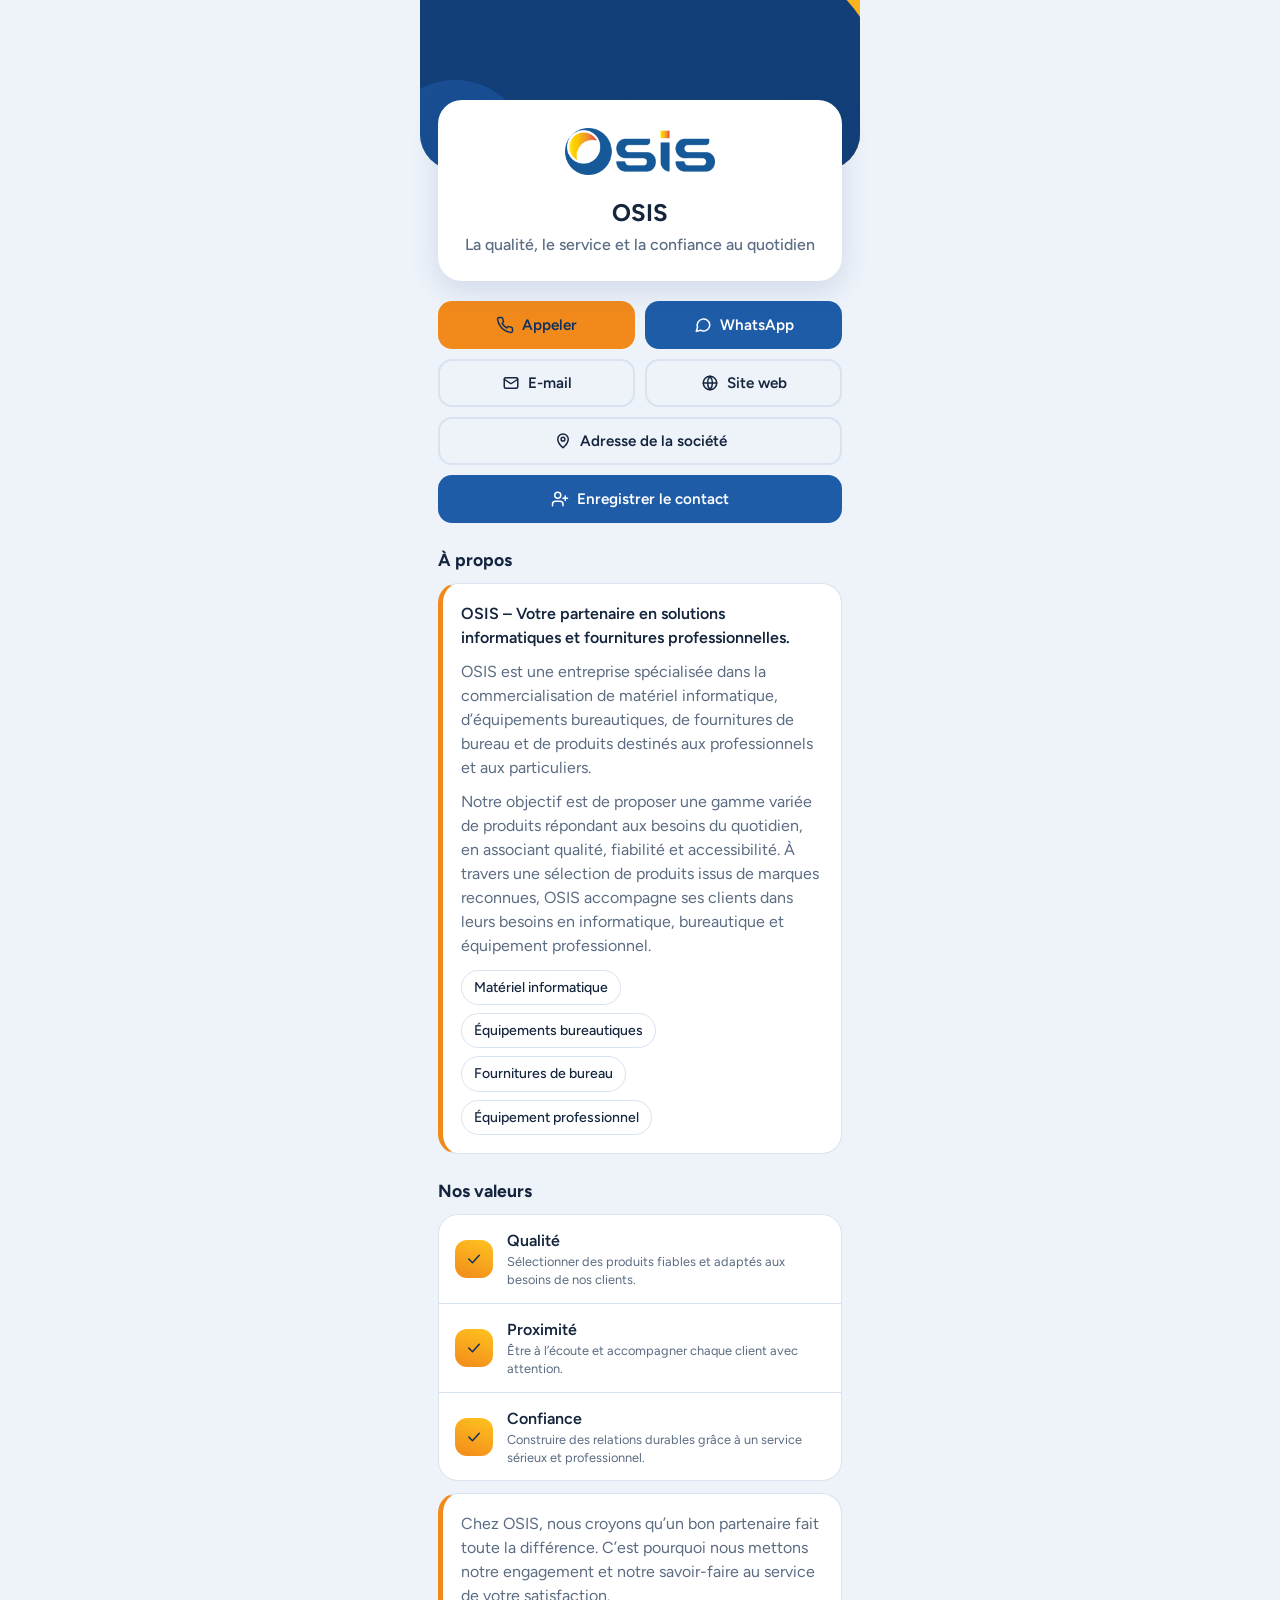
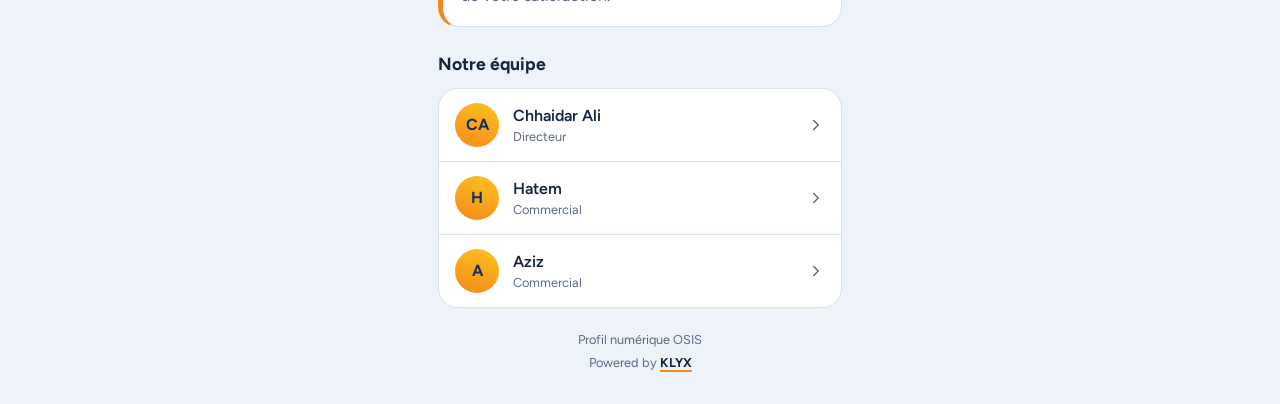
<file: index.html>
<!DOCTYPE html>
<html lang="fr">
<head>
<meta charset="utf-8">
<meta name="viewport" content="width=device-width, initial-scale=1, viewport-fit=cover">
<title>OSIS – Profil digital</title>
<link href="https://fonts.googleapis.com/css2?family=Figtree:wght@400;500;600;700&display=swap" rel="stylesheet">
<style>
:root{--blue:#1F5CA8;--blue-deep:#123F78;--orange:#F28A1B;--yellow:#FFC31F;--bg:#EEF3FA;--surface:#fff;--text:#14253D;--muted:#5A6B82;--line:#D8E2F0;--on-orange:#10305E;box-sizing:border-box;padding-top:env(safe-area-inset-top,0px);padding-bottom:env(safe-area-inset-bottom,0px)}
@media (prefers-color-scheme:dark){:root:not([data-theme="light"]){--bg:#0C1A2E;--surface:#13263F;--text:#EAF1FB;--muted:#9FB2CC;--line:#243B5A;--blue:#4A8BE0}}
:root[data-theme="dark"]{--bg:#0C1A2E;--surface:#13263F;--text:#EAF1FB;--muted:#9FB2CC;--line:#243B5A;--blue:#4A8BE0}
*{box-sizing:border-box}
html{scroll-padding-top:env(safe-area-inset-top,0px)}
body{margin:0;background:var(--bg);color:var(--text);font-family:'Figtree',system-ui,-apple-system,'Segoe UI',sans-serif;line-height:1.5;min-height:100vh}
.wrap{max-width:440px;margin:0 auto;padding-bottom:32px}
.hero{position:relative;height:170px;background:var(--blue-deep);overflow:hidden;border-radius:0 0 36px 36px}
.hero::before{content:"";position:absolute;right:-50px;top:-70px;width:260px;height:260px;border-radius:50%;background:linear-gradient(200deg,var(--yellow),var(--orange))}
.hero::after{content:"";position:absolute;right:-20px;top:-40px;width:250px;height:250px;border-radius:50%;background:var(--blue-deep)}
.hero i{position:absolute;left:-40px;bottom:-60px;width:150px;height:150px;border-radius:50%;background:var(--blue);opacity:.55}
.back{position:absolute;z-index:2;left:14px;top:14px;display:flex;align-items:center;gap:6px;color:#fff;text-decoration:none;font-weight:600;font-size:.9rem;padding:8px 12px;border-radius:99px;background:rgba(255,255,255,.14)}
.card{position:relative;margin:-70px 18px 0;background:var(--surface);border-radius:24px;padding:22px 20px 24px;box-shadow:0 10px 30px rgba(18,63,120,.14);text-align:center}
.logo{display:block;margin:0 auto 14px;width:170px;max-width:60%;height:auto;background:#fff;border-radius:12px;padding:6px 10px}
.avatar{width:92px;height:92px;margin:-68px auto 12px;border-radius:50%;display:grid;place-items:center;font-size:1.9rem;font-weight:700;color:var(--on-orange);background:linear-gradient(200deg,var(--yellow),var(--orange));border:5px solid var(--surface)}
h1{margin:0;font-size:1.5rem;font-weight:700;letter-spacing:-.01em}
.role{margin:2px 0 0;color:var(--muted);font-weight:500}
.tag{display:inline-block;margin-top:10px;padding:4px 12px;border-radius:99px;background:rgba(242,138,27,.16);font-size:.85rem;font-weight:600;border:1px solid var(--orange);color:var(--text);text-decoration:none}
.chip{display:inline-flex;align-items:center;gap:8px;margin-top:12px;text-decoration:none;color:var(--text)}
.chip img{height:26px;background:#fff;border-radius:8px;padding:3px 6px}
.chip span{font-size:.85rem;color:var(--muted)}
.actions{display:grid;grid-template-columns:1fr 1fr;gap:10px;margin:20px 18px 0}
.btn{display:flex;align-items:center;justify-content:center;gap:8px;min-height:48px;border-radius:14px;font:600 .95rem 'Figtree',system-ui,sans-serif;text-decoration:none;border:2px solid transparent;cursor:pointer}
.btn svg,.ic svg{width:18px;height:18px;flex:none}
.main{background:var(--orange);color:var(--on-orange)}
.alt{background:var(--blue);color:#fff}
.line{background:transparent;color:var(--text);border-color:var(--line)}
.btn:focus-visible,.row:focus-visible,.back:focus-visible,.tag:focus-visible,.chip:focus-visible{outline:3px solid var(--yellow);outline-offset:2px}
.wide{grid-column:1/-1}
.list{margin:20px 18px 0;background:var(--surface);border-radius:20px;overflow:hidden;border:1px solid var(--line)}
.row{display:flex;gap:14px;align-items:center;padding:14px 16px;color:var(--text);text-decoration:none}
.row+.row{border-top:1px solid var(--line)}
.ic{flex:none;width:38px;height:38px;border-radius:12px;display:grid;place-items:center;background:linear-gradient(200deg,var(--yellow),var(--orange));color:var(--on-orange)}
.row small{display:block;color:var(--muted);font-size:.8rem}
.row b{font-weight:600;word-break:break-word}
.row .grow{flex:1;min-width:0}
.row .chev{color:var(--muted);width:18px;height:18px}
.sec{margin:24px 18px 0}
.sec h2{margin:0 0 10px;font-size:1.1rem}
.about{padding:18px;border-radius:20px;border:1px solid var(--line);border-left:5px solid var(--orange);background:var(--surface)}
.about p{margin:0;color:var(--muted);max-width:60ch}
.about p+p{margin-top:10px}
.about .lead{color:var(--text);font-weight:600}
.row small{line-height:1.4}
.svc{display:flex;flex-wrap:wrap;gap:8px;margin-top:12px}
.svc span{padding:6px 12px;border-radius:99px;background:var(--surface);border:1px solid var(--line);font-size:.88rem;font-weight:500}
.mini{width:44px;height:44px;border-radius:50%;flex:none;display:grid;place-items:center;font-weight:700;color:var(--on-orange);background:linear-gradient(200deg,var(--yellow),var(--orange))}
.foot{margin:22px 18px 0;text-align:center;color:var(--muted);font-size:.8rem}
.foot+.foot{margin-top:4px}
.foot a{color:var(--text);font-weight:700;text-decoration:none;border-bottom:2px solid var(--orange)}
.foot a:focus-visible{outline:3px solid var(--yellow);outline-offset:2px}
@media (prefers-reduced-motion:no-preference){.card{animation:up .5s ease both}@keyframes up{from{opacity:0;transform:translateY(12px)}to{opacity:1;transform:none}}}
</style>
</head>
<body>
<main class="wrap" id="app"></main>
<script>
const LOGO="[data-uri]";
const CO={name:"OSIS",slogan:"La qualité, le service et la confiance au quotidien",phone:"+216 94 222 124",wa:"21694222124",email:"contact@osis.tn",site:"osis.tn",address:"Imm Diar El Hana, Ariana, Jardin d’El Menzah 1, 2094 Tunisie",
map:"https://www.google.com/maps/search/Imm+Diar+El+Hana+Ariana+Jardin+d'El+Menzah+1+2094+Tunisie/@36.8349381,10.1650994,1524m/data=!3m1!1e3?entry=ttu&g_ep=EgoyMDI2MTEwMy4wIKXMDSoASAFQAw%3D%3D",
lead:"OSIS – Votre partenaire en solutions informatiques et fournitures professionnelles.",
about:["OSIS est une entreprise spécialisée dans la commercialisation de matériel informatique, d’équipements bureautiques, de fournitures de bureau et de produits destinés aux professionnels et aux particuliers.","Notre objectif est de proposer une gamme variée de produits répondant aux besoins du quotidien, en associant qualité, fiabilité et accessibilité. À travers une sélection de produits issus de marques reconnues, OSIS accompagne ses clients dans leurs besoins en informatique, bureautique et équipement professionnel."],
services:["Matériel informatique","Équipements bureautiques","Fournitures de bureau","Équipement professionnel"],
values:[["Qualité","Sélectionner des produits fiables et adaptés aux besoins de nos clients."],["Proximité","Être à l’écoute et accompagner chaque client avec attention."],["Confiance","Construire des relations durables grâce à un service sérieux et professionnel."]],
closing:"Chez OSIS, nous croyons qu’un bon partenaire fait toute la différence. C’est pourquoi nous mettons notre engagement et notre savoir-faire au service de votre satisfaction."};
const TEAM=[
{id:"chhaidar-ali",name:"Chhaidar Ali",ini:"CA",role:"Directeur",phone:"+216 94 222 124",wa:"21694222124",email:"alichhaidar9@gmail.com"},
{id:"hatem",name:"Hatem",ini:"H",role:"Commercial",phone:CO.phone,wa:CO.wa,email:CO.email},
{id:"aziz",name:"Aziz",ini:"A",role:"Commercial",phone:CO.phone,wa:CO.wa,email:CO.email}
];
const P={
phone:'<path d="M22 16.9v3a2 2 0 0 1-2.2 2 19.8 19.8 0 0 1-8.6-3.1 19.5 19.5 0 0 1-6-6A19.8 19.8 0 0 1 2.1 4.2 2 2 0 0 1 4.1 2h3a2 2 0 0 1 2 1.7c.1 1 .4 1.9.7 2.8a2 2 0 0 1-.5 2.1L8.1 9.9a16 16 0 0 0 6 6l1.3-1.3a2 2 0 0 1 2.1-.4c.9.3 1.8.6 2.8.7a2 2 0 0 1 1.7 2z"/>',
wa:'<path d="M21 11.5a8.4 8.4 0 0 1-12.4 7.4L3 20.5l1.7-5.4A8.4 8.4 0 1 1 21 11.5z"/>',
mail:'<rect x="3" y="5" width="18" height="14" rx="2"/><path d="m3 7 9 6 9-6"/>',
globe:'<circle cx="12" cy="12" r="9"/><path d="M3 12h18M12 3a14 14 0 0 1 0 18M12 3a14 14 0 0 0 0 18"/>',
pin:'<path d="M12 21s7-6.2 7-11.5A7 7 0 0 0 5 9.5C5 14.8 12 21 12 21z"/><circle cx="12" cy="9.5" r="2.5"/>',
share:'<circle cx="18" cy="5" r="3"/><circle cx="6" cy="12" r="3"/><circle cx="18" cy="19" r="3"/><path d="m8.6 13.5 6.8 4M15.4 6.5l-6.8 4"/>',
back:'<path d="m15 18-6-6 6-6"/>',
next:'<path d="m9 18 6-6-6-6"/>',
check:'<path d="m5 12 5 5 9-10"/>',
save:'<path d="M16 21v-2a4 4 0 0 0-4-4H6a4 4 0 0 0-4 4v2"/><circle cx="9" cy="7" r="4"/><path d="M19 8v6M22 11h-6"/>'};
const ic=(n,c)=>`<svg ${c?`class="${c}" `:''}viewBox="0 0 24 24" fill="none" stroke="currentColor" stroke-width="2" stroke-linecap="round" stroke-linejoin="round" aria-hidden="true">${P[n]}</svg>`;
const POWERED=`<p class="foot">Powered by <a href="https://klyxtn.com/" target="_blank" rel="noopener">KLYX</a></p>`;
const tel=s=>s.replace(/[^\d+]/g,"");
const row=(i,l,v,h)=>`<a class="row" href="${h}"><span class="ic">${ic(i)}</span><span class="grow"><small>${l}</small><b>${v}</b></span></a>`;

function home(){
  const team=TEAM.map(m=>`<a class="row" href="#${m.id}"><span class="mini">${m.ini}</span><span class="grow"><b>${m.name}</b><small>${m.role}</small></span>${ic('next','chev')}</a>`).join("");
  return `<div class="hero" aria-hidden="true"><i></i></div>
  <section class="card"><img class="logo" alt="Logo OSIS" src="${LOGO}"><h1>${CO.name}</h1><p class="role">${CO.slogan}</p></section>
  <div class="actions">
    <a class="btn main" href="tel:${tel(CO.phone)}">${ic('phone')}Appeler</a>
    <a class="btn alt" href="https://wa.me/${CO.wa}">${ic('wa')}WhatsApp</a>
    <a class="btn line" href="mailto:${CO.email}">${ic('mail')}E-mail</a>
    <a class="btn line" href="https://${CO.site}">${ic('globe')}Site web</a>
    <a class="btn line wide" href="${CO.map}">${ic('pin')}Adresse de la société</a>
    <button class="btn alt wide" type="button" data-vcf="co">${ic('save')}Enregistrer le contact</button>
  </div>
  <section class="sec"><h2>À propos</h2><div class="about"><p class="lead">${CO.lead}</p>${CO.about.map(t=>`<p>${t}</p>`).join("")}<div class="svc">${CO.services.map(s=>`<span>${s}</span>`).join("")}</div></div></section>
  <section class="sec"><h2>Nos valeurs</h2><div class="list" style="margin:0">${CO.values.map(x=>`<div class="row"><span class="ic">${ic('check')}</span><span class="grow"><b>${x[0]}</b><small>${x[1]}</small></span></div>`).join("")}</div><div class="about" style="margin-top:12px"><p>${CO.closing}</p></div></section>
  <section class="sec"><h2>Notre équipe</h2><div class="list" style="margin:0">${team}</div></section>
  <p class="foot">Profil numérique OSIS</p>
  ${POWERED}`;
}
function profile(m){
  return `<div class="hero" aria-hidden="true"><i></i></div>
  <a class="back" href="#societe" style="top:calc(14px + 0px)">${ic('back')}${CO.name}</a>
  <section class="card" style="margin-top:-60px;padding-top:0"><div class="avatar" style="margin-top:-46px">${m.ini}</div><h1>${m.name}</h1><p class="role">${m.role}</p>
  <a class="chip" href="#societe"><img alt="" src="${LOGO}"><span>Voir la société</span></a></section>
  <div class="actions">
    <a class="btn main" href="tel:${tel(m.phone)}">${ic('phone')}Appeler</a>
    <a class="btn alt" href="https://wa.me/${m.wa}">${ic('wa')}WhatsApp</a>
    <a class="btn line" href="mailto:${m.email}">${ic('mail')}E-mail</a>
    <button class="btn line" id="share" type="button">${ic('share')}Partager</button>
    <button class="btn alt wide" type="button" data-vcf="${m.id}">${ic('save')}Enregistrer le contact</button>
    <a class="btn line wide" href="${CO.map}">${ic('pin')}Adresse de la société</a>
  </div>
  <p class="foot">${CO.name} · Profil numérique</p>
  ${POWERED}`;
}
const v=s=>s.replace(/[,;]/g,"\\$&");
function card(m){const x=m||{name:CO.name,role:"",phone:CO.phone,email:CO.email};return ["BEGIN:VCARD","VERSION:3.0","FN:"+v(x.name),"ORG:"+v(CO.name),x.role?"TITLE:"+v(x.role):"","TEL;TYPE=CELL:"+tel(x.phone),"EMAIL:"+x.email,"URL:https://"+CO.site,"ADR;TYPE=WORK:;;"+v(CO.address)+";;;;","END:VCARD"].filter(Boolean).join("\r\n")}
function saveCard(id){const m=TEAM.find(x=>x.id===id);const b=new Blob([card(m)],{type:"text/vcard;charset=utf-8"});const u=URL.createObjectURL(b),a=document.createElement("a");a.href=u;a.download=(m?m.id:"osis")+".vcf";document.body.appendChild(a);a.click();a.remove();setTimeout(()=>URL.revokeObjectURL(u),4000)}
function route(){
  const h=location.hash.slice(1),m=TEAM.find(x=>x.id===h);
  document.getElementById("app").innerHTML=m?profile(m):home();
  document.title=m?`${m.name} – ${CO.name}`:`${CO.name} – Profil digital`;
  const s=document.getElementById("share");
  if(s)s.onclick=async()=>{try{if(navigator.share){await navigator.share({title:document.title,url:location.href})}else{await navigator.clipboard.writeText(location.href);s.lastChild.textContent="Lien copié"}}catch(e){}};
  document.querySelectorAll("[data-vcf]").forEach(b=>b.onclick=()=>saveCard(b.dataset.vcf));
  window.scrollTo(0,0);
}
addEventListener("hashchange",route);route();
</script>
</body>
</html>
</file>
